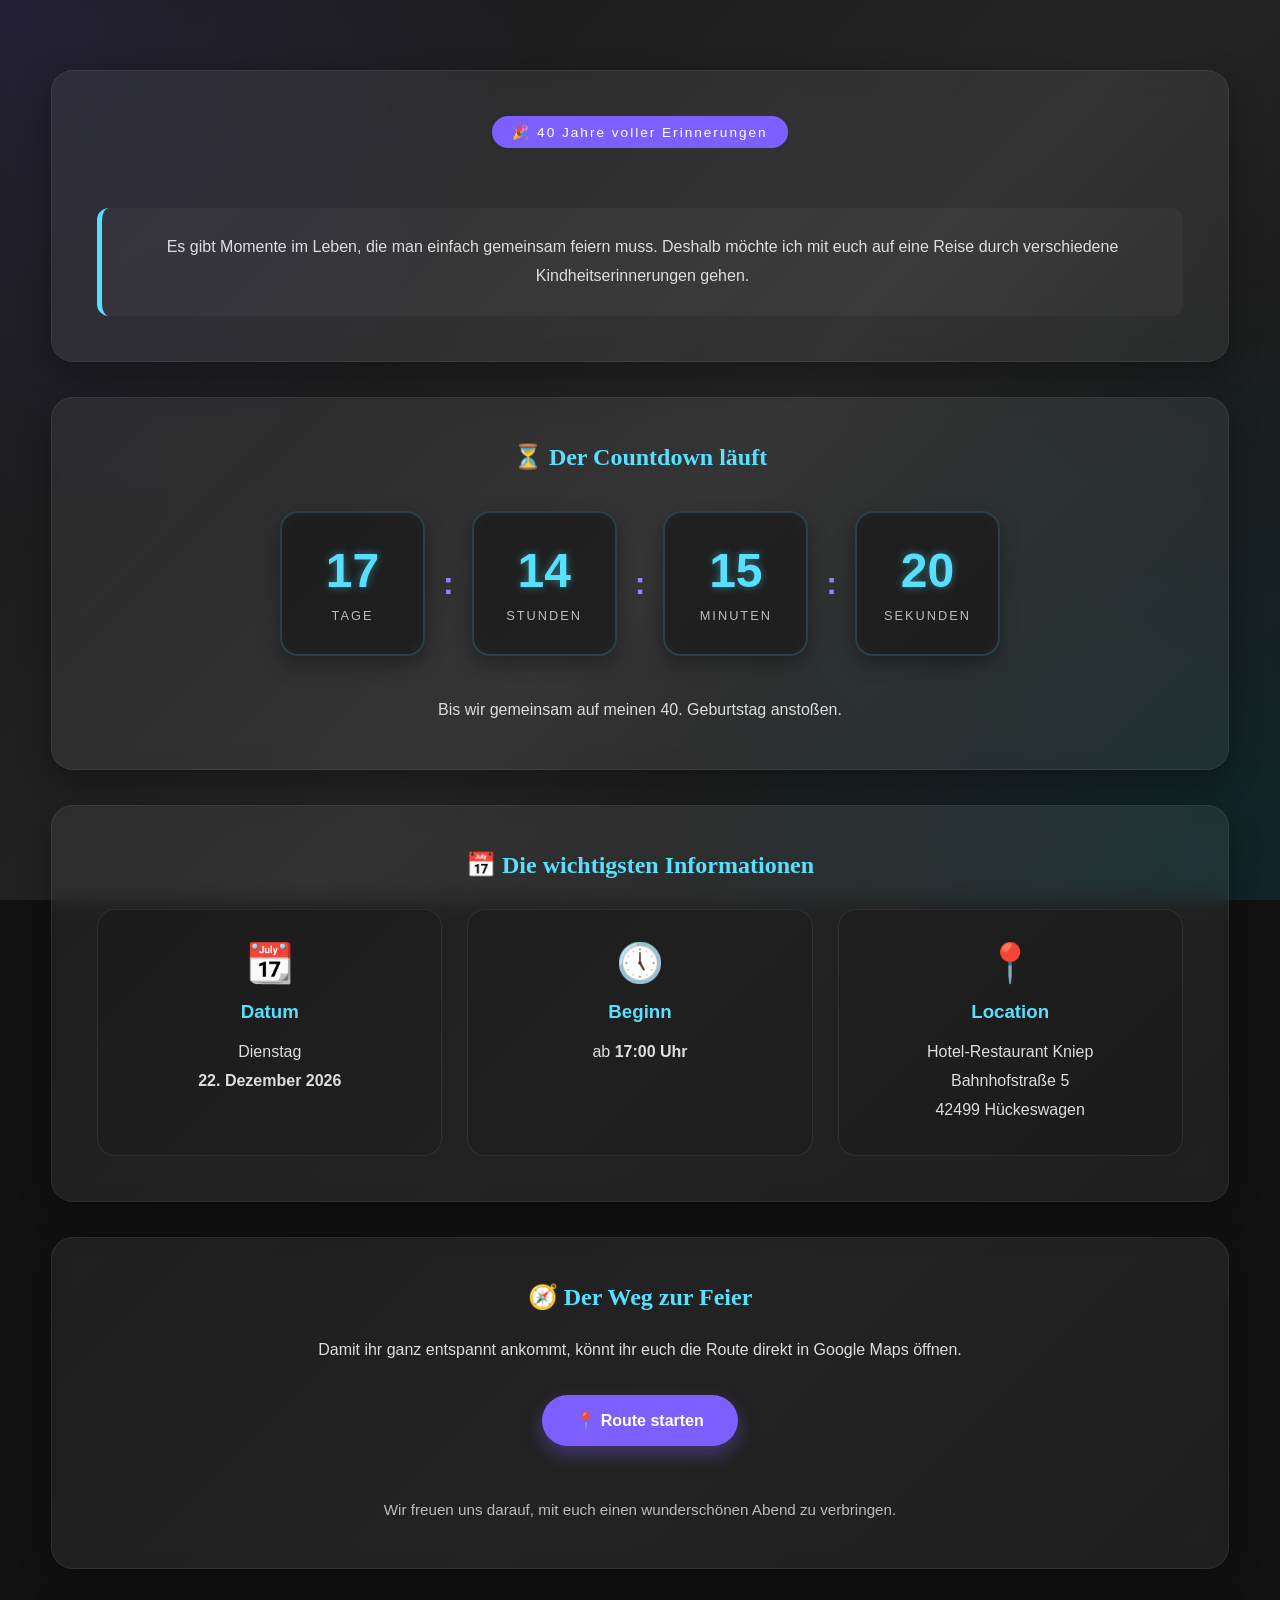
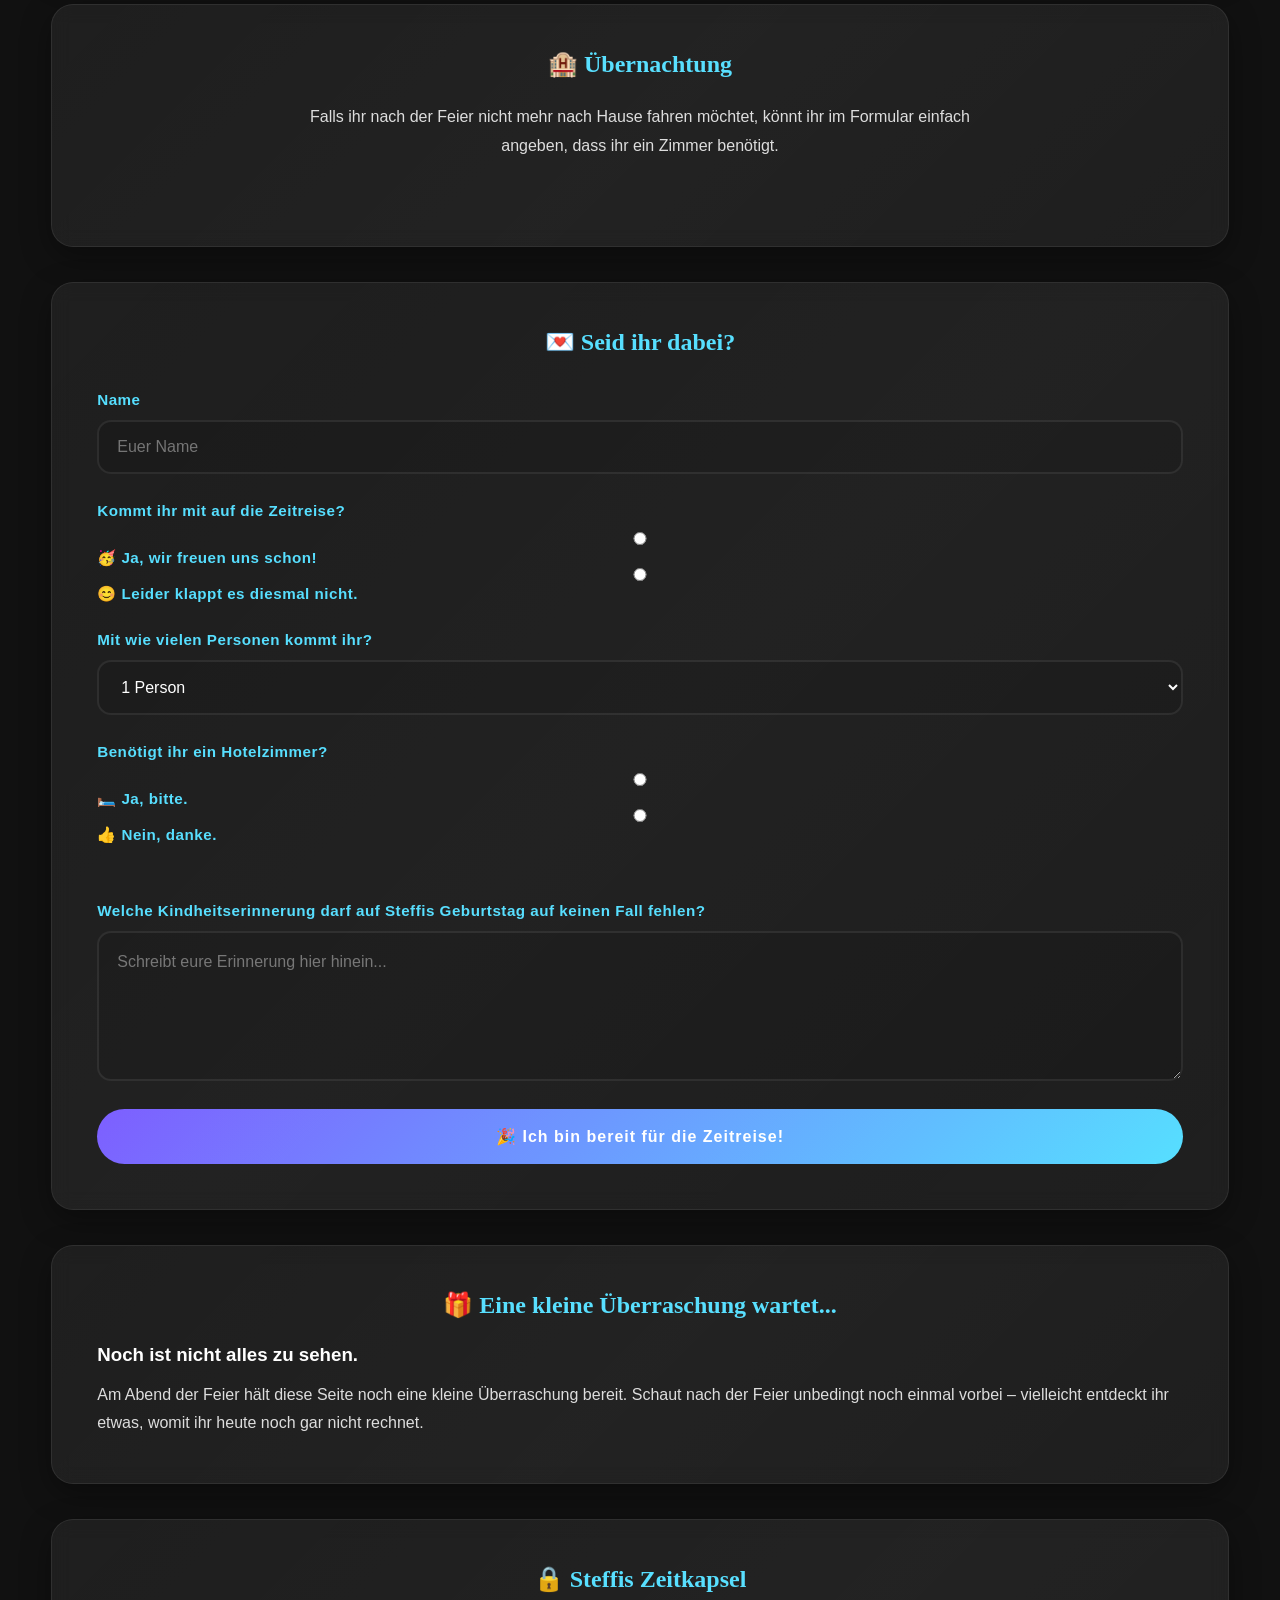
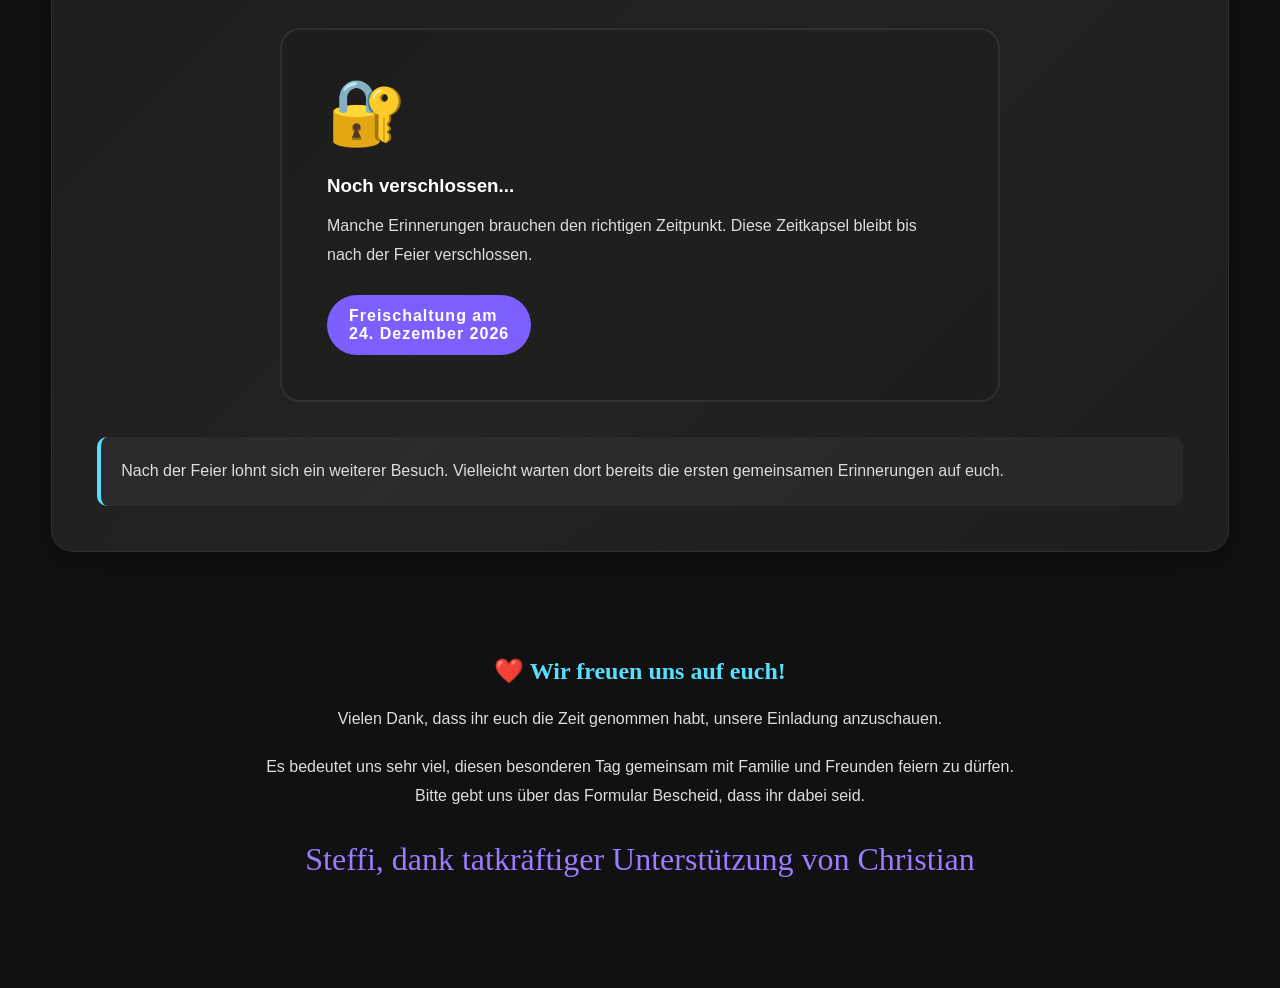
<file: einladung.html>
<!DOCTYPE html>
<html lang="de">

<head>

    <meta charset="UTF-8">
    <meta name="viewport" content="width=device-width, initial-scale=1.0">

    <title>Steffis Zeitreise</title>

    <link rel="stylesheet" href="css/einladung.css">

    <link href="https://fonts.googleapis.com/css2?family=Poppins:wght@300;400;500;600;700&display=swap" rel="stylesheet">

</head>

<body>

<div class="background"></div>
<div class="noise"></div>

<main class="container">

    <!-- ===================================== -->
    <!-- HERO -->
    <!-- ===================================== -->

    <section class="card hero">

        <div class="hero-badge">
            🎉 40 Jahre voller Erinnerungen
        </div>
<p class="intro">


    

        <div class="hero-message">

            <p>

                Es gibt Momente im Leben, die man einfach gemeinsam feiern muss. Deshalb möchte ich mit euch auf eine Reise durch verschiedene Kindheitserinnerungen gehen.

            </p>

        </div>

    </section>

    <!-- ===================================== -->
    <!-- COUNTDOWN -->
    <!-- ===================================== -->

    <section class="card" id="countdown-section">

        <h2>⏳ Der Countdown läuft</h2>

        <div id="countdown-display">

            <div class="time-box">
                <span id="days">00</span>
                <small>Tage</small>
            </div>

            <div class="separator">:</div>

            <div class="time-box">
                <span id="hours">00</span>
                <small>Stunden</small>
            </div>

            <div class="separator">:</div>

            <div class="time-box">
                <span id="minutes">00</span>
                <small>Minuten</small>
            </div>

            <div class="separator">:</div>

            <div class="time-box">
                <span id="seconds">00</span>
                <small>Sekunden</small>
            </div>

        </div>

        <p class="countdown-info">

            Bis wir gemeinsam auf meinen 40. Geburtstag anstoßen.

        </p>

    </section>
        <!-- ===================================== -->
    <!-- EVENTINFOS -->
    <!-- ===================================== -->

    <section class="card">

        <h2>📅 Die wichtigsten Informationen</h2>

        <div class="info-grid">

            <div class="info-item">

                <div class="icon">📆</div>

                <h3>Datum</h3>

                <p>
                    Dienstag<br>
                    <strong>22. Dezember 2026</strong>
                </p>

            </div>

            <div class="info-item">

                <div class="icon">🕔</div>

                <h3>Beginn</h3>

                <p>
                    ab <strong>17:00 Uhr</strong>
                </p>

            </div>

            <div class="info-item">

                <div class="icon">📍</div>

                <h3>Location</h3>

                <p>
                    Hotel-Restaurant Kniep<br>
                    Bahnhofstraße 5<br>
                    42499 Hückeswagen
                </p>

            </div>

        </div>

    </section>

    <!-- ===================================== -->
    <!-- ROUTE -->
    <!-- ===================================== -->

    <section class="card" id="route">

        <h2>🧭 Der Weg zur Feier</h2>

        <p>

            Damit ihr ganz entspannt ankommt, könnt ihr euch die Route
            direkt in Google Maps öffnen.

        </p>

        <a
            class="maps-button"
            href="https://maps.google.com/?q=Hotel-Restaurant+Kniep+Bahnhofstraße+5+42499+Hückeswagen"
            target="_blank">

            📍 Route starten

        </a>

        <p class="small-text">

            Wir freuen uns darauf, mit euch einen wunderschönen Abend zu verbringen.

        </p>

    </section>

    <!-- ===================================== -->
    <!-- HOTEL -->
    <!-- ===================================== -->

    <section class="card">

        <div class="hotel-box">

            <h2>🏨 Übernachtung</h2>

            <p>

                Falls ihr nach der Feier nicht mehr nach Hause fahren
                möchtet, könnt ihr im Formular einfach angeben,
                dass ihr ein Zimmer benötigt.

            </p>

        </div>

    </section>
        <!-- ===================================== -->
    <!-- RSVP -->
    <!-- ===================================== -->

    <section class="card" id="rsvp">

        <h2>💌 Seid ihr dabei?</h2>

        <form action="https://formspree.io/f/xjgnlwzp" method="POST">

            <div class="form-group">

                <label for="name">Name</label>

                <input
                    type="text"
                    id="name"
                    name="name"
                    placeholder="Euer Name"
                    required>

            </div>

            <div class="form-group">

                <label>Kommt ihr mit auf die Zeitreise?</label>

                <div class="radio-group">

                    <div class="radio-option">

                        <input
                            type="radio"
                            id="zusage"
                            name="teilnahme"
                            value="Ja">

                        <label for="zusage">
                            🥳 Ja, wir freuen uns schon!
                        </label>

                    </div>

                    <div class="radio-option">

                        <input
                            type="radio"
                            id="absage"
                            name="teilnahme"
                            value="Nein">

                        <label for="absage">
                            😊 Leider klappt es diesmal nicht.
                        </label>

                    </div>

                </div>

            </div>

            <div class="form-group">

                <label for="personen">
                    Mit wie vielen Personen kommt ihr?
                </label>

                <select id="personen" name="personen">

                    <option>1 Person</option>
                    <option>2 Personen</option>
                    <option>3 Personen</option>
                    <option>4 Personen</option>
                    <option>5 Personen</option>
                    <option>6 Personen</option>

                </select>

            </div>

            <div class="form-group">

                <label>
                    Benötigt ihr ein Hotelzimmer?
                </label>

                <div class="radio-group">

                    <div class="radio-option">

                        <input
                            type="radio"
                            id="zimmer-ja"
                            name="hotel"
                            value="Ja">

                        <label for="zimmer-ja">
                            🛏️ Ja, bitte.
                        </label>

                    </div>

                    <div class="radio-option">

                        <input
                            type="radio"
                            id="zimmer-nein"
                            name="hotel"
                            value="Nein">

                        <label for="zimmer-nein">
                            👍 Nein, danke.
                        </label>

                    </div>

                </div>

            </div>

            <div class="form-group">

                <label for="erinnerung">

                    Welche Kindheitserinnerung darf auf
                    Steffis Geburtstag auf keinen Fall fehlen?

                </label>

                <textarea
                    id="erinnerung"
                    name="erinnerung"
                    placeholder="Schreibt eure Erinnerung hier hinein..."></textarea>

            </div>

            <button class="submit-btn" type="submit">

                🎉 Ich bin bereit für die Zeitreise!

            </button>

        </form>

    </section>
        <!-- ===================================== -->
    <!-- ÜBERRASCHUNG -->
    <!-- ===================================== -->

    <section class="card" id="surprise">

        <h2>🎁 Eine kleine Überraschung wartet...</h2>

        <div class="surprise-card">

            <h3>Noch ist nicht alles zu sehen.</h3>

            <p>

                Am Abend der Feier hält diese Seite noch eine kleine
                Überraschung bereit. Schaut nach der Feier unbedingt
                noch einmal vorbei – vielleicht entdeckt ihr etwas,
                womit ihr heute noch gar nicht rechnet.

            </p>

        </div>

    </section>

    <!-- ===================================== -->
    <!-- ZEITKAPSEL -->
    <!-- ===================================== -->

    <section class="card" id="timecapsule">

        <h2>🔒 Steffis Zeitkapsel</h2>

        <div class="capsule-card">

            <div class="lock-icon">
                🔐
            </div>

            <h3>Noch verschlossen...</h3>

            <p>

                Manche Erinnerungen brauchen den richtigen Zeitpunkt.

                Diese Zeitkapsel bleibt bis nach der Feier verschlossen.

            </p>

            <div class="unlock-date">

                Freischaltung am<br>
                <strong>24. Dezember 2026</strong>

            </div>

        </div>

        <div class="notice">

            <p>

                Nach der Feier lohnt sich ein weiterer Besuch.
                Vielleicht warten dort bereits die ersten gemeinsamen
                Erinnerungen auf euch.

            </p>

        </div>

    </section>
       <!-- ===================================== -->
    <!-- ABSCHLUSS -->
    <!-- ===================================== -->

    <footer>

        <h2>❤️ Wir freuen uns auf euch!</h2>

        <p>

            Vielen Dank, dass ihr euch die Zeit genommen habt,
            unsere Einladung anzuschauen.

        </p>

        <p style="margin-top:20px;">

            Es bedeutet uns sehr viel, diesen besonderen Tag
            gemeinsam mit Familie und Freunden feiern zu dürfen.

        </p>

        <div class="footer-divider"></div>

        <p>

            Bitte gebt uns über das Formular Bescheid,
            dass ihr dabei seid.

        </p>

        <div class="signature">

            Steffi, dank tatkräftiger Unterstützung von Christian

        </div>

    </footer>

</main>

<!-- ===================================== -->
<!-- COUNTDOWN -->
<!-- ===================================== -->

<script>

const targetDate = new Date("December 22, 2026 17:00:00").getTime();

const countdown = setInterval(function(){

    const now = new Date().getTime();

    const distance = targetDate - now;

    const days = Math.floor(distance / (1000 * 60 * 60 * 24));

    const hours = Math.floor((distance % (1000 * 60 * 60 * 24)) / (1000 * 60 * 60));

    const minutes = Math.floor((distance % (1000 * 60 * 60)) / (1000 * 60));

    const seconds = Math.floor((distance % (1000 * 60)) / 1000);

    document.getElementById("days").textContent = String(days).padStart(2,"0");
    document.getElementById("hours").textContent = String(hours).padStart(2,"0");
    document.getElementById("minutes").textContent = String(minutes).padStart(2,"0");
    document.getElementById("seconds").textContent = String(seconds).padStart(2,"0");

    if(distance < 0){

        clearInterval(countdown);

        document.getElementById("countdown-display").innerHTML =
        "<h2>🎉 Die Zeitreise beginnt jetzt!</h2>";

    }

},1000);

</script>

</body>

</html>
</file>
<file: css/einladung.css>
/* ======================================================
   STEFFIS ZEITREISE
   Einladung.css
   Version 2.0
====================================================== */


/* ======================================================
   RESET
====================================================== */

*,
*::before,
*::after{
    margin:0;
    padding:0;
    box-sizing:border-box;
}

html{
    scroll-behavior:smooth;
}

body{

    font-family:"Orbitron",sans-serif;

    background:#111;

    color:#f4f4f4;

    overflow-x:hidden;

    min-height:100vh;

}


/* ======================================================
   HINTERGRUND
====================================================== */

.background{

    position:fixed;

    inset:0;

    z-index:-3;

    background:
        radial-gradient(circle at top left,
            rgba(120,90,255,.12),
            transparent 35%),

        radial-gradient(circle at bottom right,
            rgba(0,220,255,.10),
            transparent 40%),

        linear-gradient(
            135deg,
            #171717 0%,
            #242424 55%,
            #101010 100%
        );

}


/* ======================================================
   VHS Scanlines
====================================================== */

.noise{

    position:fixed;

    inset:0;

    pointer-events:none;

    opacity:.05;

    z-index:-2;

    background-image:
        repeating-linear-gradient(
            0deg,
            rgba(255,255,255,.05) 0px,
            rgba(255,255,255,.05) 1px,
            transparent 2px,
            transparent 4px
        );

}


/* ======================================================
   Container
====================================================== */

.container{

    width:min(1180px,92%);

    margin:auto;

    padding:70px 0;

}


/* ======================================================
   Karten
====================================================== */

.card{

    background:rgba(255,255,255,.06);

    border:1px solid rgba(255,255,255,.08);

    border-radius:22px;

    padding:45px;

    margin-bottom:35px;

    backdrop-filter:blur(10px);

    transition:.35s ease;

    box-shadow:
        0 10px 30px rgba(0,0,0,.35);

}

.card:hover{

    transform:translateY(-5px);

    border-color:rgba(0,220,255,.35);

}


/* ======================================================
   Überschriften
====================================================== */

h1{

    font-family:"Permanent Marker",cursive;

    font-size:3.2rem;

    text-align:center;

    margin-bottom:25px;

    color:#9b7cff;

}

h2{

    font-family:"Permanent Marker",cursive;

    text-align:center;

    margin-bottom:25px;

    color:#56dfff;

}

h3{

    margin-bottom:15px;

    color:#ffffff;

}

p{

    line-height:1.8;

    color:#dddddd;

}


/* ======================================================
   Hero
====================================================== */

.hero{

    text-align:center;

}

.hero-badge{

    display:inline-block;

    background:#7b5cff;

    color:#fff;

    padding:8px 20px;

    border-radius:40px;

    margin-bottom:25px;

    font-size:.85rem;

    letter-spacing:2px;

}

.intro{

    font-size:1.2rem;

    margin-bottom:20px;

}

.hero-message{

    margin-top:35px;

    padding:25px;

    border-left:5px solid #56dfff;

    background:rgba(255,255,255,.04);

    border-radius:12px;

}
/* ======================================================
   COUNTDOWN
====================================================== */

#countdown-section{
    text-align:center;
}

#countdown-display{

    display:flex;

    justify-content:center;

    align-items:center;

    flex-wrap:wrap;

    gap:18px;

    margin:40px 0;

}

.time-box{

    width:145px;

    min-height:145px;

    background:#1b1b1b;

    border:2px solid rgba(86,223,255,.18);

    border-radius:18px;

    display:flex;

    flex-direction:column;

    justify-content:center;

    align-items:center;

    transition:.3s;

    box-shadow:
        inset 0 0 18px rgba(255,255,255,.03),
        0 8px 20px rgba(0,0,0,.35);

}

.time-box:hover{

    transform:translateY(-4px);

    border-color:#56dfff;

    box-shadow:
        0 0 18px rgba(86,223,255,.25);

}

.time-box span{

    font-size:3rem;

    font-weight:bold;

    color:#56dfff;

    text-shadow:0 0 8px rgba(86,223,255,.45);

}

.time-box small{

    margin-top:10px;

    font-size:.8rem;

    letter-spacing:2px;

    text-transform:uppercase;

    color:#bbbbbb;

}

.separator{

    font-size:2rem;

    color:#9b7cff;

    font-weight:bold;

}


/* ======================================================
   INFOKARTEN
====================================================== */

.info-grid{

    display:grid;

    grid-template-columns:repeat(auto-fit,minmax(280px,1fr));

    gap:25px;

    margin-top:30px;

}

.info-item{

    background:#1b1b1b;

    border-radius:18px;

    padding:30px;

    text-align:center;

    border:1px solid rgba(255,255,255,.08);

    transition:.3s;

}

.info-item:hover{

    transform:translateY(-4px);

    border-color:#9b7cff;

}

.icon{

    font-size:2.4rem;

    margin-bottom:15px;

}

.info-item h3{

    color:#56dfff;

    margin-bottom:15px;

}

.info-item p{

    color:#dddddd;

}


/* ======================================================
   GOOGLE MAPS BUTTON
====================================================== */

.maps-button{

    display:inline-block;

    margin:30px auto;

    padding:16px 34px;

    background:#7b5cff;

    color:#ffffff;

    text-decoration:none;

    font-weight:bold;

    border-radius:50px;

    transition:.3s;

    box-shadow:0 8px 18px rgba(123,92,255,.35);

}

.maps-button:hover{

    background:#56dfff;

    color:#111111;

    transform:translateY(-3px);

}

#route{

    text-align:center;

}

.small-text{

    margin-top:20px;

    color:#bbbbbb;

    font-size:.95rem;

}
/* ======================================================
   HOTEL & RSVP
====================================================== */

.hotel-box{

    text-align:center;

    margin-bottom:40px;

}

.hotel-box p{

    max-width:700px;

    margin:15px auto 0;

}


/* ======================================================
   FORMULAR
====================================================== */

form{

    display:flex;

    flex-direction:column;

    gap:28px;

    margin-top:35px;

}

.form-group{

    display:flex;

    flex-direction:column;

    gap:12px;

}

label{

    font-weight:600;

    color:#56dfff;

    font-size:.95rem;

    letter-spacing:.5px;

}

input,
select,
textarea{

    width:100%;

    padding:16px 18px;

    background:#1b1b1b;

    color:#ffffff;

    border:2px solid rgba(255,255,255,.08);

    border-radius:14px;

    font-size:1rem;

    transition:.3s;

    font-family:inherit;

}

input:focus,
select:focus,
textarea:focus{

    outline:none;

    border-color:#56dfff;

    box-shadow:0 0 15px rgba(86,223,255,.25);

}

textarea{

    resize:vertical;

    min-height:150px;

    line-height:1.6;

}


/* ======================================================
   RADIO KARTEN
====================================================== */

.radio-grid{

    display:grid;

    grid-template-columns:repeat(auto-fit,minmax(240px,1fr));

    gap:18px;

}

.radio-card{

    position:relative;

}

.radio-card input{

    display:none;

}

.radio-card label{

    display:flex;

    align-items:center;

    justify-content:center;

    text-align:center;

    min-height:90px;

    padding:20px;

    border-radius:16px;

    background:#1b1b1b;

    border:2px solid rgba(255,255,255,.08);

    cursor:pointer;

    transition:.3s;

    color:#ffffff;

    font-weight:600;

}

.radio-card label:hover{

    border-color:#9b7cff;

    transform:translateY(-2px);

}

.radio-card input:checked + label{

    background:rgba(123,92,255,.18);

    border-color:#56dfff;

    color:#56dfff;

    box-shadow:0 0 18px rgba(86,223,255,.25);

}


/* ======================================================
   ABSENDEN BUTTON
====================================================== */

.submit-btn{

    width:100%;

    padding:18px;

    border:none;

    border-radius:50px;

    background:linear-gradient(135deg,#7b5cff,#56dfff);

    color:#ffffff;

    font-size:1rem;

    font-weight:700;

    cursor:pointer;

    transition:.3s;

    letter-spacing:1px;

}

.submit-btn:hover{

    transform:translateY(-3px);

    box-shadow:0 10px 25px rgba(86,223,255,.35);

}

.submit-btn:active{

    transform:scale(.98);

}
/* ======================================================
   ÜBERRASCHUNG
====================================================== */

.surprise{

    text-align:center;

}

.surprise-box{

    max-width:760px;

    margin:35px auto;

    padding:35px;

    background:rgba(123,92,255,.08);

    border:1px solid rgba(123,92,255,.25);

    border-radius:18px;

}

.surprise-box h3{

    color:#56dfff;

    margin-bottom:18px;

}

.surprise-box p{

    color:#dddddd;

    line-height:1.8;

}


/* ======================================================
   ZEITKAPSEL
====================================================== */

.timecapsule{

    text-align:center;

}

.capsule-card{

    max-width:720px;

    margin:35px auto;

    padding:45px;

    border-radius:20px;

    background:#1b1b1b;

    border:2px solid rgba(255,255,255,.08);

    transition:.35s;

}

.capsule-card:hover{

    transform:translateY(-4px);

    border-color:#9b7cff;

}

.lock-icon{

    font-size:4rem;

    margin-bottom:25px;

}

.unlock-date{

    display:inline-block;

    margin-top:25px;

    padding:12px 22px;

    border-radius:40px;

    background:#7b5cff;

    color:#ffffff;

    font-weight:700;

    letter-spacing:1px;

}


/* ======================================================
   HINWEISBOXEN
====================================================== */

.notice{

    margin-top:25px;

    padding:20px;

    border-left:4px solid #56dfff;

    background:rgba(255,255,255,.04);

    border-radius:10px;

}


/* ======================================================
   FOOTER
====================================================== */

footer{

    text-align:center;

    padding:70px 20px 40px;

}

footer h2{

    margin-bottom:20px;

}

.signature{

    margin-top:30px;

    font-family:"Permanent Marker",cursive;

    font-size:2rem;

    color:#9b7cff;

}

.footer-line{

    width:120px;

    height:3px;

    background:#56dfff;

    margin:30px auto;

    border-radius:20px;

}


/* ======================================================
   LINKS
====================================================== */

a{

    color:#56dfff;

    transition:.3s;

}

a:hover{

    color:#9b7cff;

}


/* ======================================================
   KLEINE ANIMATIONEN
====================================================== */

.card,
.time-box,
.info-item,
.radio-card label,
.submit-btn,
.maps-button{

    transition:all .3s ease;

}

@keyframes fadeUp{

    from{

        opacity:0;

        transform:translateY(25px);

    }

    to{

        opacity:1;

        transform:translateY(0);

    }

}

.card{

    animation:fadeUp .7s ease both;

}
/* ======================================================
   RESPONSIVE DESIGN
====================================================== */

@media (max-width: 992px){

    .container{
        width:94%;
        padding:50px 0;
    }

    .card{
        padding:35px 28px;
    }

    h1{
        font-size:2.6rem;
    }

    h2{
        font-size:2rem;
    }

    .time-box{
        width:125px;
        min-height:125px;
    }

    .time-box span{
        font-size:2.5rem;
    }

}


@media (max-width:768px){

    h1{
        font-size:2.2rem;
        line-height:1.2;
    }

    h2{
        font-size:1.8rem;
    }

    .intro{
        font-size:1rem;
    }

    #countdown-display{
        gap:14px;
    }

    .time-box{
        width:110px;
        min-height:110px;
    }

    .time-box span{
        font-size:2rem;
    }

    .info-grid{
        grid-template-columns:1fr;
    }

    .radio-grid{
        grid-template-columns:1fr;
    }

    .maps-button{

        display:block;

        width:100%;

        text-align:center;

    }

    .submit-btn{
        width:100%;
    }

}


@media (max-width:480px){

    body{
        font-size:15px;
    }

    .container{
        width:95%;
    }

    .card{
        padding:25px 20px;
        border-radius:18px;
    }

    h1{
        font-size:1.8rem;
    }

    h2{
        font-size:1.5rem;
    }

    .hero-badge{
        font-size:.75rem;
        padding:8px 16px;
    }

    .time-box{

        width:88px;

        min-height:88px;

    }

    .time-box span{

        font-size:1.6rem;

    }

    .time-box small{

        font-size:.65rem;

    }

    input,
    select,
    textarea{

        padding:14px;

        font-size:.95rem;

    }

    .submit-btn{

        padding:16px;

        font-size:.95rem;

    }

    .signature{

        font-size:1.6rem;

    }

}


/* ======================================================
   SCROLLBAR
====================================================== */

::-webkit-scrollbar{

    width:10px;

}

::-webkit-scrollbar-track{

    background:#111;

}

::-webkit-scrollbar-thumb{

    background:#7b5cff;

    border-radius:30px;

}

::-webkit-scrollbar-thumb:hover{

    background:#56dfff;

}


/* ======================================================
   TEXTAUSWAHL
====================================================== */

::selection{

    background:#7b5cff;

    color:#ffffff;

}


/* ======================================================
   LETZTER FEINSCHLIFF
====================================================== */

.card{

    overflow:hidden;

}

.card::before{

    content:"";

    position:absolute;

    inset:0;

    pointer-events:none;

    background:linear-gradient(
        135deg,
        transparent,
        rgba(255,255,255,.02),
        transparent
    );

}

.card{

    position:relative;

}

html{

    scroll-padding-top:30px;

}

label[for="erinnerung"]{display:block;margin-top:30px;}
</file>
